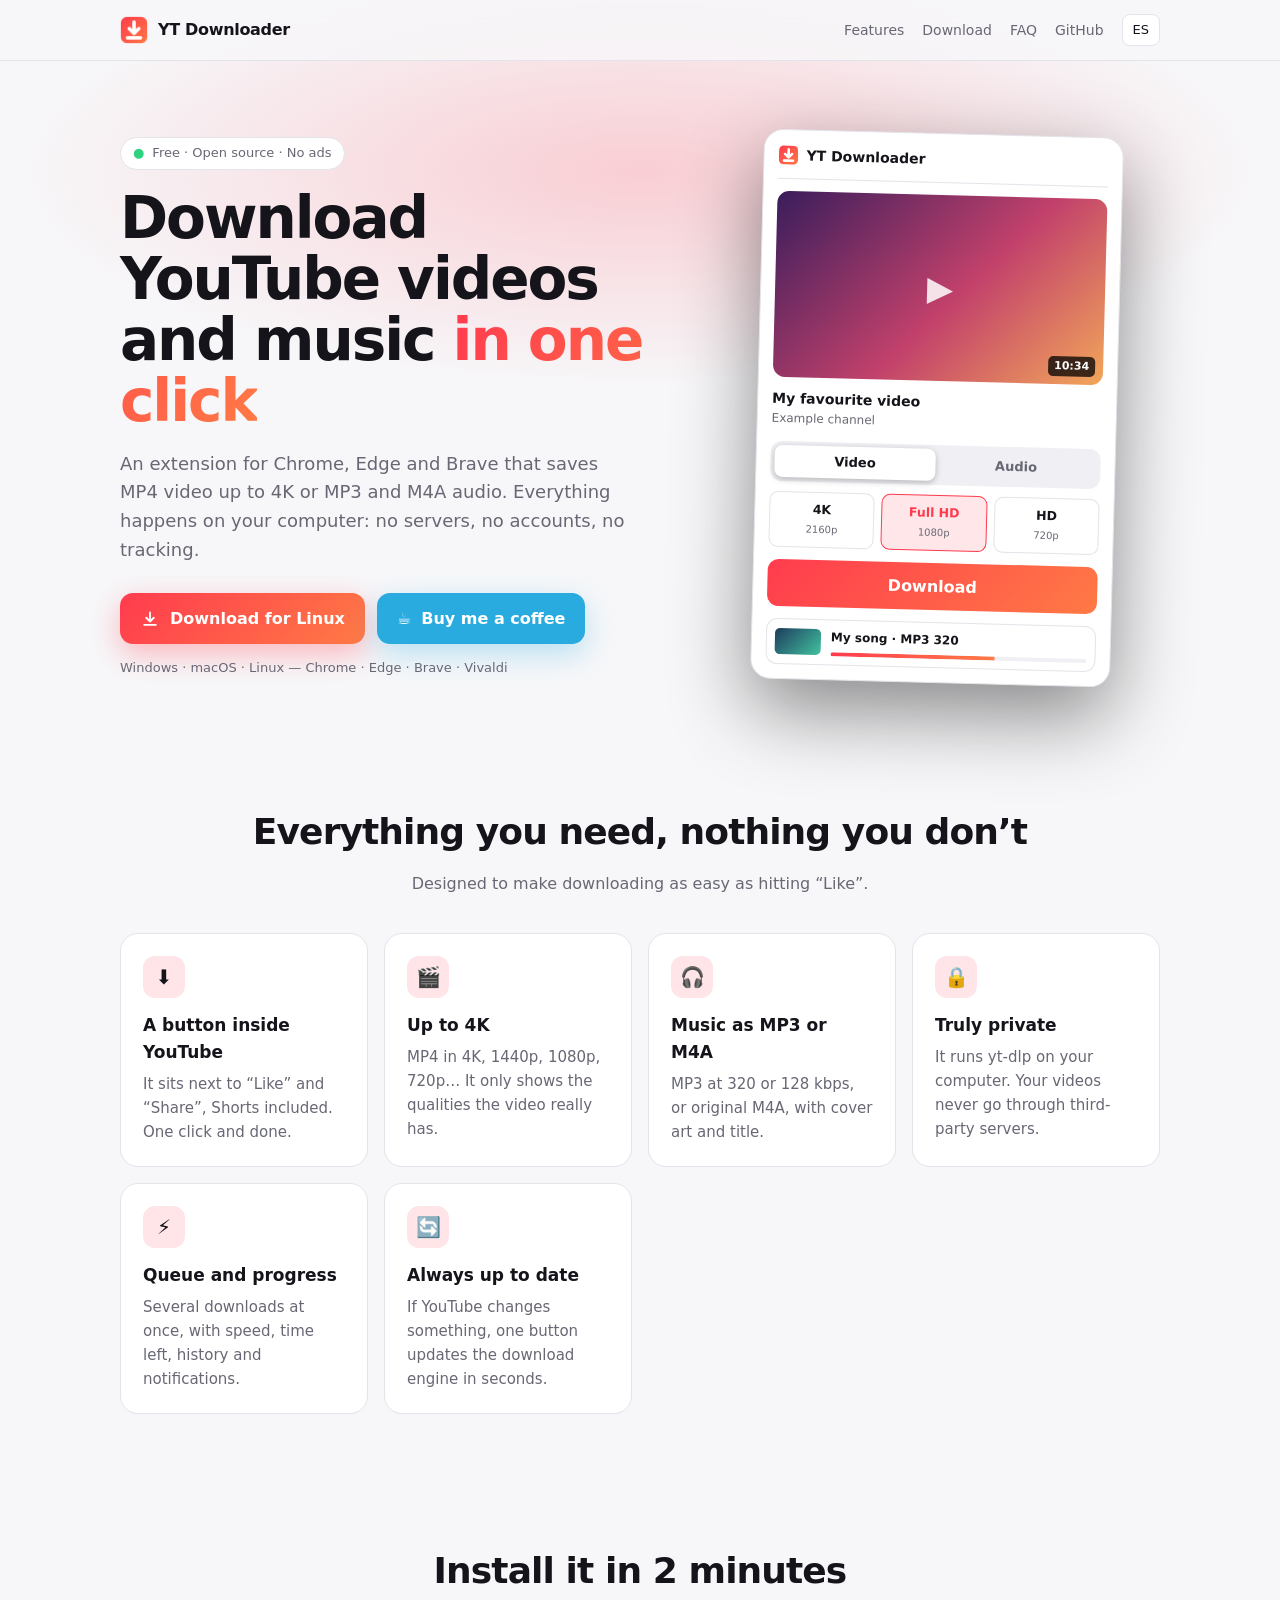
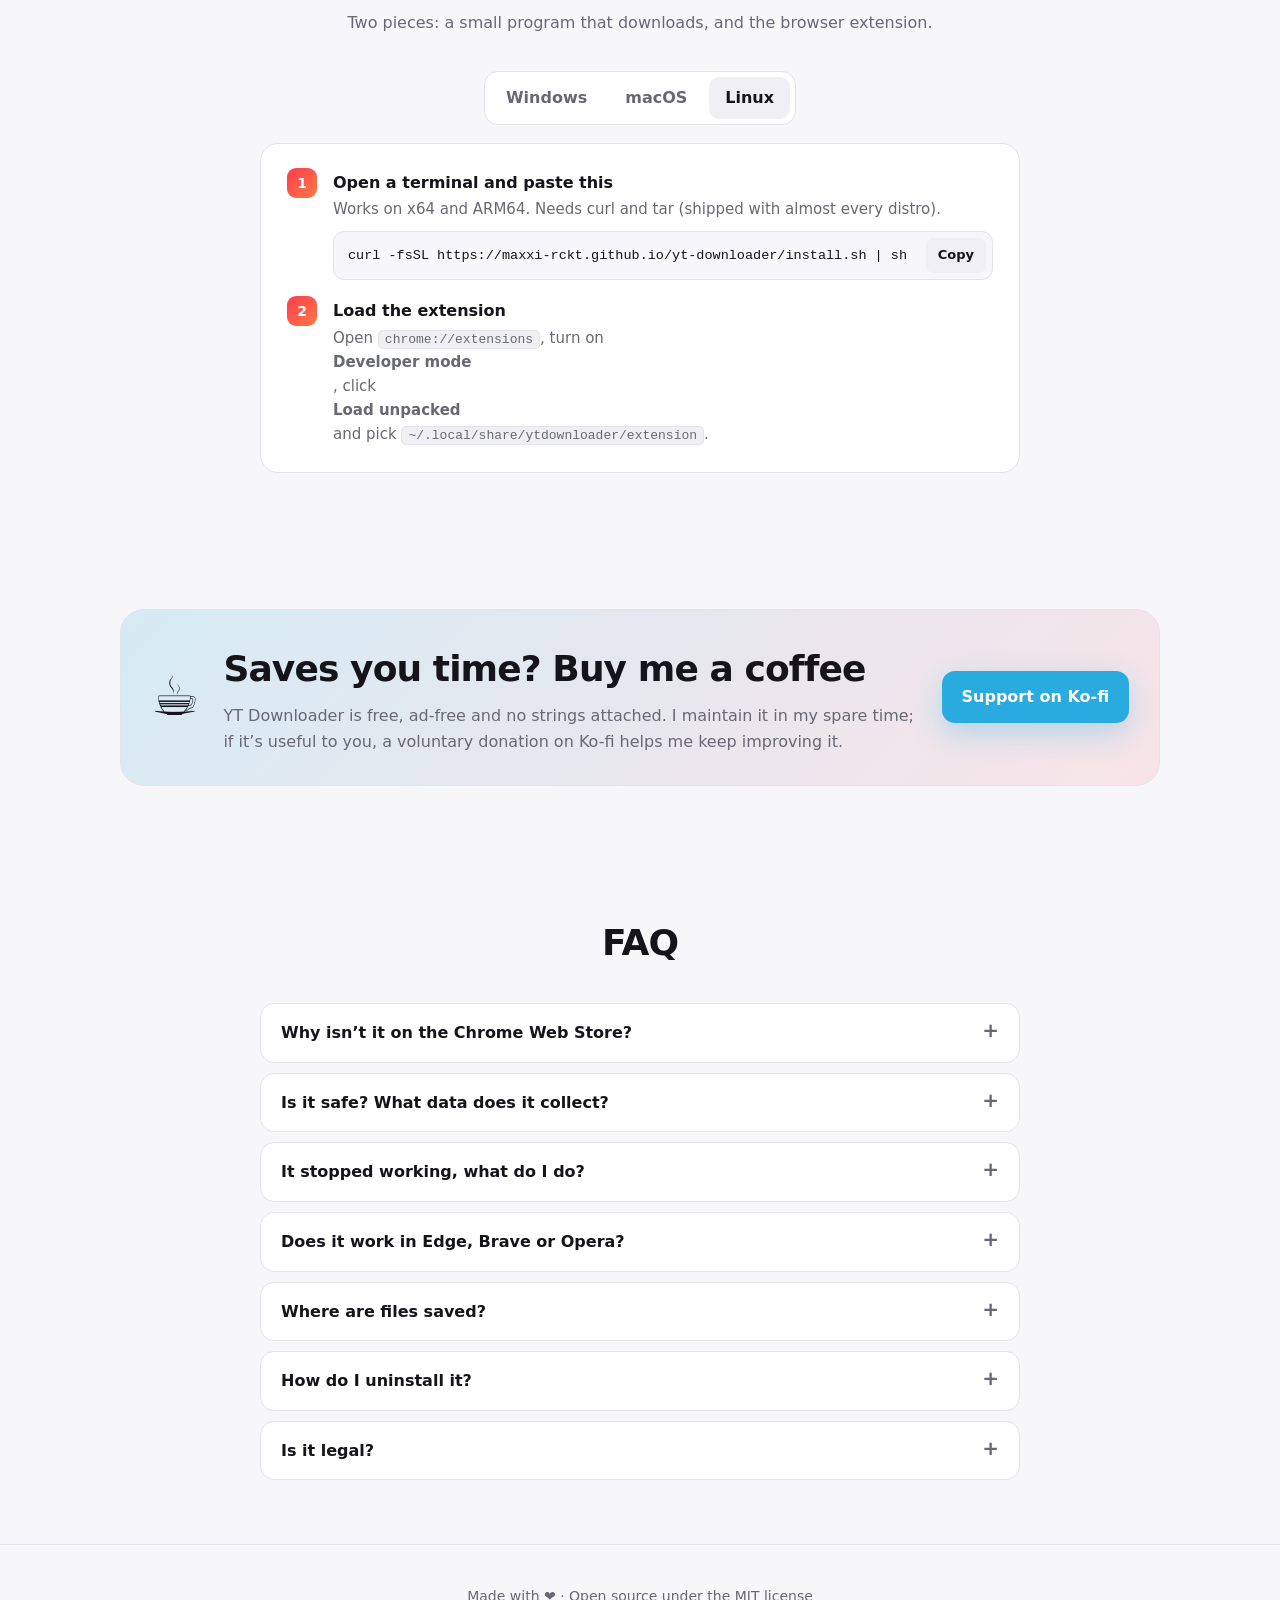
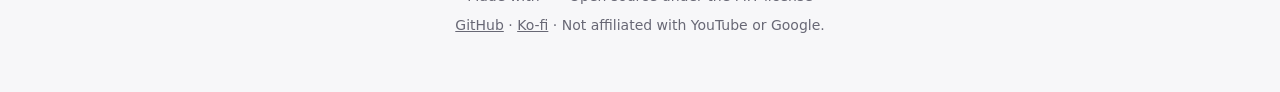
<file: docs/index.html>
<!doctype html>
<html lang="es">
<head>
  <meta charset="utf-8">
  <meta name="viewport" content="width=device-width, initial-scale=1">
  <title>YT Downloader</title>
  <meta name="description" content="Extensión gratuita para Chrome, Edge y Brave que descarga vídeo (MP4 hasta 4K) y audio (MP3/M4A) de YouTube. Windows, macOS y Linux.">
  <link rel="icon" href="icon.png">
  <meta property="og:title" content="YT Downloader">
  <meta property="og:description" content="Descarga vídeo y audio de YouTube en un clic. Gratis, sin anuncios, todo en tu ordenador.">
  <meta property="og:image" content="icon.png">
  <style>
    :root {
      --bg: #0d0d10; --surface: #17171c; --surface-2: #212128; --line: #2b2b34;
      --text: #f4f4f7; --muted: #9b9ba8; --accent: #ff3b4e; --accent-2: #ff7a45; --ok: #2fd27e; --kofi: #29abe0;
      --radius: 18px; color-scheme: dark;
    }
    @media (prefers-color-scheme: light) {
      :root:not([data-theme="dark"]) { --bg: #f7f7f9; --surface: #fff; --surface-2: #f0f0f4; --line: #e3e3ea; --text: #14141a; --muted: #686875; color-scheme: light; }
    }
    * { box-sizing: border-box; margin: 0; }
    html { scroll-behavior: smooth; }
    body { background: var(--bg); color: var(--text); font: 16px/1.6 Inter, "Segoe UI Variable Text", "Segoe UI", system-ui, -apple-system, sans-serif; -webkit-font-smoothing: antialiased; overflow-x: hidden; }
    a { color: inherit; }
    .wrap { max-width: 1080px; margin: 0 auto; padding: 0 20px; }
    [hidden] { display: none !important; }

    /* nav */
    nav { position: sticky; top: 0; z-index: 10; backdrop-filter: blur(12px); background: color-mix(in srgb, var(--bg) 80%, transparent); border-bottom: 1px solid var(--line); }
    nav .wrap { display: flex; align-items: center; justify-content: space-between; height: 60px; }
    .brand { display: flex; align-items: center; gap: 10px; font-weight: 800; letter-spacing: -.02em; text-decoration: none; }
    .brand img { width: 28px; height: 28px; }
    .nav-links { display: flex; align-items: center; gap: 18px; font-size: 14px; }
    .nav-links a { color: var(--muted); text-decoration: none; }
    .nav-links a:hover { color: var(--text); }
    .lang { padding: 5px 10px; border-radius: 8px; border: 1px solid var(--line); background: var(--surface); color: var(--text); font: inherit; font-size: 13px; cursor: pointer; }
    @media (max-width: 640px) { .nav-links a:not(.keep) { display: none; } }

    /* hero */
    .hero { position: relative; padding: 72px 0 56px; }
    .hero::before { content: ""; position: absolute; inset: -200px -20% auto; height: 620px; background: radial-gradient(closest-side, rgba(255, 59, 78, .22), transparent 70%); pointer-events: none; z-index: -1; }
    .hero .wrap { display: grid; grid-template-columns: 1.1fr .9fr; gap: 48px; align-items: center; }
    @media (max-width: 900px) { .hero .wrap { grid-template-columns: 1fr; } }
    .eyebrow { display: inline-flex; gap: 8px; align-items: center; padding: 5px 12px; border-radius: 99px; background: var(--surface); border: 1px solid var(--line); color: var(--muted); font-size: 13px; }
    .eyebrow b { color: var(--ok); }
    h1 { margin-top: 18px; font-size: clamp(36px, 6vw, 58px); line-height: 1.05; letter-spacing: -.035em; }
    h1 span { background: linear-gradient(120deg, var(--accent), var(--accent-2)); -webkit-background-clip: text; background-clip: text; color: transparent; }
    .sub { margin-top: 18px; font-size: 18px; color: var(--muted); max-width: 520px; }
    .cta { display: flex; flex-wrap: wrap; gap: 12px; margin-top: 28px; }
    .btn { display: inline-flex; align-items: center; gap: 10px; padding: 13px 20px; border-radius: 13px; border: 0; font: inherit; font-weight: 650; text-decoration: none; cursor: pointer; transition: transform .1s, filter .2s; }
    .btn:active { transform: scale(.98); }
    .btn.primary { color: #fff; background: linear-gradient(135deg, var(--accent), var(--accent-2)); box-shadow: 0 10px 30px rgba(255, 59, 78, .35); }
    .btn.primary:hover, .btn.kofi:hover { filter: brightness(1.08); }
    .btn.ghost { background: var(--surface); border: 1px solid var(--line); }
    .btn.kofi { color: #fff; background: var(--kofi); box-shadow: 0 10px 30px rgba(41, 171, 224, .3); }
    .btn svg { width: 20px; height: 20px; fill: none; stroke: currentColor; stroke-width: 2.2; stroke-linecap: round; stroke-linejoin: round; }
    .platforms { margin-top: 14px; font-size: 13px; color: var(--muted); }

    /* mock popup */
    .mock { justify-self: center; width: min(360px, 100%); padding: 14px; border-radius: 20px; background: var(--surface); border: 1px solid var(--line); box-shadow: 0 30px 80px rgba(0, 0, 0, .45); transform: rotate(1.5deg); }
    .mock-top { display: flex; align-items: center; gap: 8px; font-weight: 700; font-size: 14px; padding-bottom: 12px; border-bottom: 1px solid var(--line); }
    .mock-top img { width: 20px; }
    .mock-thumb { margin-top: 12px; aspect-ratio: 16/9; border-radius: 12px; position: relative; overflow: hidden; background: linear-gradient(135deg, #3a1d5c, #c2416b 55%, #f2a65a); }
    .mock-thumb::after { content: "▶"; position: absolute; inset: 0; display: grid; place-items: center; font-size: 34px; color: rgba(255, 255, 255, .85); }
    .mock-thumb span { position: absolute; right: 8px; bottom: 8px; z-index: 1; padding: 1px 6px; border-radius: 5px; background: rgba(0, 0, 0, .75); color: #fff; font-size: 11px; font-weight: 600; }
    .mock-title { margin-top: 10px; font-weight: 650; font-size: 14px; }
    .mock-ch { font-size: 12px; color: var(--muted); }
    .mock-seg { display: grid; grid-template-columns: 1fr 1fr; margin-top: 12px; padding: 4px; border-radius: 11px; background: var(--surface-2); font-size: 13px; font-weight: 600; text-align: center; }
    .mock-seg div { padding: 6px; border-radius: 8px; color: var(--muted); }
    .mock-seg .on { background: var(--surface); color: var(--text); box-shadow: 0 2px 6px rgba(0, 0, 0, .25); }
    .mock-chips { display: grid; grid-template-columns: repeat(3, 1fr); gap: 7px; margin-top: 10px; font-size: 12px; text-align: center; }
    .mock-chips div { padding: 7px 4px; border-radius: 9px; border: 1.5px solid var(--line); }
    .mock-chips b { display: block; font-size: 12.5px; }
    .mock-chips small { color: var(--muted); font-size: 10px; }
    .mock-chips .on { border-color: var(--accent); background: rgba(255, 59, 78, .12); }
    .mock-chips .on b { color: var(--accent); }
    .mock-btn { margin-top: 12px; padding: 11px; border-radius: 11px; text-align: center; color: #fff; font-weight: 700; background: linear-gradient(135deg, var(--accent), var(--accent-2)); }
    .mock-job { display: flex; gap: 10px; align-items: center; margin-top: 12px; padding: 8px; border-radius: 11px; border: 1px solid var(--line); font-size: 12px; }
    .mock-job i { flex: none; width: 46px; height: 26px; border-radius: 5px; background: linear-gradient(135deg, #1d3b5c, #41c2a0); }
    .mock-job div { flex: 1; }
    .mock-bar { height: 4px; margin-top: 5px; border-radius: 4px; background: var(--surface-2); overflow: hidden; }
    .mock-bar::after { content: ""; display: block; width: 64%; height: 100%; background: linear-gradient(90deg, var(--accent), var(--accent-2)); animation: grow 3s ease-in-out infinite alternate; }
    @keyframes grow { from { width: 18%; } to { width: 92%; } }

    /* sections */
    section.block { padding: 64px 0; }
    h2 { font-size: clamp(26px, 4vw, 36px); letter-spacing: -.025em; text-align: center; }
    .lead { margin: 10px auto 0; max-width: 620px; text-align: center; color: var(--muted); }
    .grid { display: grid; grid-template-columns: repeat(auto-fit, minmax(230px, 1fr)); gap: 16px; margin-top: 36px; }
    .card { padding: 22px; border-radius: var(--radius); background: var(--surface); border: 1px solid var(--line); }
    .card .ic { width: 42px; height: 42px; display: grid; place-items: center; border-radius: 12px; background: rgba(255, 59, 78, .13); font-size: 20px; }
    .card h3 { margin-top: 14px; font-size: 17px; }
    .card p { margin-top: 6px; color: var(--muted); font-size: 15px; }

    /* download */
    .dl { max-width: 760px; margin: 36px auto 0; }
    .tabs { display: flex; gap: 6px; padding: 5px; border-radius: 14px; background: var(--surface); border: 1px solid var(--line); width: fit-content; margin: 0 auto; }
    .tabs button { padding: 8px 16px; border: 0; border-radius: 10px; background: none; color: var(--muted); font: inherit; font-weight: 600; cursor: pointer; }
    .tabs button.on { background: var(--surface-2); color: var(--text); }
    .panel { margin-top: 18px; padding: 26px; border-radius: var(--radius); background: var(--surface); border: 1px solid var(--line); }
    .steps { list-style: none; padding: 0; counter-reset: s; display: grid; gap: 18px; }
    .steps li { position: relative; padding-left: 46px; }
    .steps li::before { counter-increment: s; content: counter(s); position: absolute; left: 0; top: -2px; width: 30px; height: 30px; display: grid; place-items: center; border-radius: 9px; background: linear-gradient(135deg, var(--accent), var(--accent-2)); color: #fff; font-weight: 800; font-size: 14px; }
    .steps b { display: block; }
    .steps p { color: var(--muted); font-size: 15px; margin-top: 2px; }
    .cmd { display: flex; align-items: center; gap: 8px; margin-top: 10px; padding: 6px 6px 6px 14px; border-radius: 11px; background: var(--bg); border: 1px solid var(--line); }
    .cmd code { flex: 1; overflow-x: auto; white-space: nowrap; font: 13.5px/1.5 ui-monospace, Consolas, monospace; }
    .cmd button { flex: none; padding: 7px 12px; border: 0; border-radius: 8px; background: var(--surface-2); color: var(--text); font: inherit; font-size: 13px; font-weight: 600; cursor: pointer; }
    .note { margin-top: 10px; padding: 10px 14px; border-radius: 11px; background: rgba(255, 180, 60, .1); border: 1px solid rgba(255, 180, 60, .3); font-size: 14px; }
    kbd { padding: 1px 6px; border-radius: 5px; border: 1px solid var(--line); background: var(--surface-2); font: 13px ui-monospace, Consolas, monospace; }

    /* kofi */
    .support { display: grid; grid-template-columns: auto 1fr auto; gap: 24px; align-items: center; margin-top: 8px; padding: 30px; border-radius: 24px; background: linear-gradient(135deg, rgba(41, 171, 224, .16), rgba(255, 59, 78, .1)); border: 1px solid var(--line); }
    .support .cup { font-size: 54px; }
    .support h2 { text-align: left; }
    .support p { color: var(--muted); margin-top: 6px; }
    @media (max-width: 700px) { .support { grid-template-columns: 1fr; text-align: center; } .support h2 { text-align: center; } }

    /* faq */
    .faq { max-width: 760px; margin: 32px auto 0; display: grid; gap: 10px; }
    details { padding: 16px 20px; border-radius: 14px; background: var(--surface); border: 1px solid var(--line); }
    summary { font-weight: 650; cursor: pointer; list-style: none; display: flex; justify-content: space-between; gap: 12px; }
    summary::after { content: "+"; color: var(--muted); font-size: 20px; line-height: 1; }
    details[open] summary::after { content: "–"; }
    details p { margin-top: 10px; color: var(--muted); }

    footer { padding: 40px 0 56px; border-top: 1px solid var(--line); color: var(--muted); font-size: 14px; text-align: center; }
    footer p + p { margin-top: 6px; }
  </style>
</head>
<body>
  <nav>
    <div class="wrap">
      <a class="brand" href="#"><img src="icon.png" alt="">YT Downloader</a>
      <div class="nav-links">
        <a href="#funciones" data-i18n="nav.features">Funciones</a>
        <a href="#descargar" data-i18n="nav.download">Descargar</a>
        <a href="#faq">FAQ</a>
        <a class="keep" href="https://github.com/maxxi-rckt/yt-downloader" target="_blank">GitHub</a>
        <button class="lang" id="lang">EN</button>
      </div>
    </div>
  </nav>

  <header class="hero">
    <div class="wrap">
      <div>
        <span class="eyebrow"><b>●</b> <span data-i18n="hero.badge">Gratis · Código abierto · Sin anuncios</span></span>
        <h1 data-i18n-html="hero.title">Descarga vídeos y música de YouTube <span>en un clic</span></h1>
        <p class="sub" data-i18n="hero.sub">Una extensión para Chrome, Edge y Brave que guarda vídeo en MP4 hasta 4K o audio en MP3 y M4A. Todo ocurre en tu ordenador: sin servidores, sin cuentas y sin rastreo.</p>
        <div class="cta">
          <a class="btn primary" id="hero-dl" href="#descargar">
            <svg viewBox="0 0 24 24"><path d="M12 4v11m0 0-4.5-4.5M12 15l4.5-4.5M5 19h14"/></svg>
            <span id="hero-dl-label" data-i18n="hero.cta">Descargar gratis</span>
          </a>
          <a class="btn kofi" href="https://ko-fi.com/maxxirckt" target="_blank">☕ <span data-i18n="hero.kofi">Invítame a un café</span></a>
        </div>
        <p class="platforms">Windows · macOS · Linux — Chrome · Edge · Brave · Vivaldi</p>
      </div>

      <div class="mock" aria-hidden="true">
        <div class="mock-top"><img src="icon.png" alt="">YT Downloader</div>
        <div class="mock-thumb"><span>10:34</span></div>
        <div class="mock-title" data-i18n="mock.title">Mi vídeo favorito</div>
        <div class="mock-ch" data-i18n="mock.ch">Canal de ejemplo</div>
        <div class="mock-seg"><div class="on" data-i18n="mock.video">Vídeo</div><div>Audio</div></div>
        <div class="mock-chips">
          <div><b>4K</b><small>2160p</small></div>
          <div class="on"><b>Full HD</b><small>1080p</small></div>
          <div><b>HD</b><small>720p</small></div>
        </div>
        <div class="mock-btn" data-i18n="mock.btn">Descargar</div>
        <div class="mock-job"><i></i><div><b data-i18n="mock.job">Mi canción · MP3 320</b><div class="mock-bar"></div></div></div>
      </div>
    </div>
  </header>

  <section class="block" id="funciones">
    <div class="wrap">
      <h2 data-i18n="feat.title">Todo lo que necesitas, nada que sobre</h2>
      <p class="lead" data-i18n="feat.lead">Pensada para que descargar sea tan fácil como darle a «Me gusta».</p>
      <div class="grid">
        <div class="card"><div class="ic">⬇️</div><h3 data-i18n="f1.t">Botón dentro de YouTube</h3><p data-i18n="f1.p">Aparece junto a «Me gusta» y «Compartir», también en los Shorts. Un clic y listo.</p></div>
        <div class="card"><div class="ic">🎬</div><h3 data-i18n="f2.t">Hasta 4K</h3><p data-i18n="f2.p">MP4 en 4K, 1440p, 1080p, 720p… Solo te muestra las calidades que el vídeo tiene de verdad.</p></div>
        <div class="card"><div class="ic">🎧</div><h3 data-i18n="f3.t">Música en MP3 o M4A</h3><p data-i18n="f3.p">MP3 a 320 o 128 kbps, o M4A original, con carátula y título incluidos.</p></div>
        <div class="card"><div class="ic">🔒</div><h3 data-i18n="f4.t">Privada de verdad</h3><p data-i18n="f4.p">Usa yt-dlp en tu ordenador. Tus vídeos nunca pasan por servidores de terceros.</p></div>
        <div class="card"><div class="ic">⚡</div><h3 data-i18n="f5.t">Cola y progreso</h3><p data-i18n="f5.p">Varias descargas a la vez, con velocidad, tiempo restante, historial y notificaciones.</p></div>
        <div class="card"><div class="ic">🔄</div><h3 data-i18n="f6.t">Siempre al día</h3><p data-i18n="f6.p">Si YouTube cambia algo, un botón actualiza el motor de descarga en segundos.</p></div>
      </div>
    </div>
  </section>

  <section class="block" id="descargar">
    <div class="wrap">
      <h2 data-i18n="dl.title">Instálala en 2 minutos</h2>
      <p class="lead" data-i18n="dl.lead">Dos piezas: un pequeño programa que descarga y la extensión del navegador.</p>
      <div class="dl">
        <div class="tabs" role="tablist">
          <button data-os="win">Windows</button>
          <button data-os="mac">macOS</button>
          <button data-os="linux">Linux</button>
        </div>

        <div class="panel" data-panel="win">
          <ol class="steps">
            <li>
              <b data-i18n="w1.t">Descarga y descomprime</b>
              <p data-i18n="w1.p">Descomprime el ZIP en cualquier carpeta (por ejemplo, Descargas).</p>
              <a class="btn primary" style="margin-top:12px" href="https://github.com/maxxi-rckt/yt-downloader/releases/latest/download/YTDownloader-windows-x64.zip">
                <svg viewBox="0 0 24 24"><path d="M12 4v11m0 0-4.5-4.5M12 15l4.5-4.5M5 19h14"/></svg>
                <span data-i18n="w1.btn">Descargar para Windows</span>
              </a>
            </li>
            <li>
              <b data-i18n="w2.t">Abre YTDownloader.exe</b>
              <p data-i18n="w2.p">Descarga los componentes (yt-dlp, ffmpeg) y lo prepara todo. Tarda un minuto.</p>
              <div class="note" data-i18n-html="w2.note">Si aparece «Windows protegió tu PC», pulsa <b>Más información → Ejecutar de todos modos</b>. Sale porque el programa es nuevo y no está firmado; el código es público en GitHub.</div>
            </li>
            <li>
              <b data-i18n="s3.t">Carga la extensión</b>
              <p data-i18n-html="s3.p">Abre <kbd>chrome://extensions</kbd>, activa <b>Modo de desarrollador</b>, pulsa <b>Cargar descomprimida</b> y elige la carpeta que el instalador te abre.</p>
            </li>
          </ol>
        </div>

        <div class="panel" data-panel="mac" hidden>
          <ol class="steps">
            <li>
              <b data-i18n="m1.t">Abre la Terminal y pega esto</b>
              <p data-i18n="m1.p">Descarga el programa para tu Mac (Apple Silicon o Intel) y lo instala.</p>
              <div class="cmd"><code>curl -fsSL https://maxxi-rckt.github.io/yt-downloader/install.sh | sh</code><button class="copy" data-i18n="copy">Copiar</button></div>
            </li>
            <li>
              <b data-i18n="s3.t">Carga la extensión</b>
              <p data-i18n-html="m3.p">Abre <kbd>chrome://extensions</kbd>, activa <b>Modo de desarrollador</b>, pulsa <b>Cargar descomprimida</b> y elige <kbd>~/Library/Application Support/YTDownloader/extension</kbd> (pulsa <kbd>⌘⇧G</kbd> para pegar la ruta).</p>
            </li>
          </ol>
        </div>

        <div class="panel" data-panel="linux" hidden>
          <ol class="steps">
            <li>
              <b data-i18n="l1.t">Abre un terminal y pega esto</b>
              <p data-i18n="l1.p">Funciona en x64 y ARM64. Necesita curl y tar (vienen en casi todas las distribuciones).</p>
              <div class="cmd"><code>curl -fsSL https://maxxi-rckt.github.io/yt-downloader/install.sh | sh</code><button class="copy" data-i18n="copy">Copiar</button></div>
            </li>
            <li>
              <b data-i18n="s3.t">Carga la extensión</b>
              <p data-i18n-html="l3.p">Abre <kbd>chrome://extensions</kbd>, activa <b>Modo de desarrollador</b>, pulsa <b>Cargar descomprimida</b> y elige <kbd>~/.local/share/ytdownloader/extension</kbd>.</p>
            </li>
          </ol>
        </div>
      </div>
    </div>
  </section>

  <section class="block">
    <div class="wrap">
      <div class="support">
        <div class="cup">☕</div>
        <div>
          <h2 data-i18n="k.t">¿Te ahorra tiempo? Invítame a un café</h2>
          <p data-i18n="k.p">YT Downloader es gratis, sin anuncios y sin letra pequeña. Lo mantengo en mis ratos libres; si te resulta útil, una donación voluntaria en Ko-fi me ayuda a seguir mejorándolo.</p>
        </div>
        <a class="btn kofi" href="https://ko-fi.com/maxxirckt" target="_blank" data-i18n="k.btn">Apoyar en Ko-fi</a>
      </div>
    </div>
  </section>

  <section class="block" id="faq">
    <div class="wrap">
      <h2 data-i18n="faq.title">Preguntas frecuentes</h2>
      <div class="faq">
        <details><summary data-i18n="q1">¿Por qué no está en la Chrome Web Store?</summary><p data-i18n="a1">Google no permite extensiones que descarguen de YouTube en su tienda. Por eso se instala manualmente; es igual de segura y el código es público.</p></details>
        <details><summary data-i18n="q2">¿Es seguro? ¿Qué datos recoge?</summary><p data-i18n="a2">No recoge nada. No hay servidores, cuentas ni analíticas: la extensión habla solo con el programa local, que usa yt-dlp y ffmpeg, dos herramientas libres muy conocidas. Puedes revisar todo el código en GitHub.</p></details>
        <details><summary data-i18n="q3">Ha dejado de funcionar, ¿qué hago?</summary><p data-i18n="a3">YouTube cambia a menudo. Abre la extensión → Ajustes → «Actualizar yt-dlp». Si sigue fallando, vuelve a ejecutar el instalador o abre una incidencia en GitHub.</p></details>
        <details><summary data-i18n="q4">¿Funciona en Edge, Brave u Opera?</summary><p data-i18n="a4">Sí en Chrome, Edge, Brave, Vivaldi y Chromium. Firefox y Safari no están soportados por ahora.</p></details>
        <details><summary data-i18n="q5">¿Dónde se guardan los archivos?</summary><p data-i18n="a5">En Descargas/YouTube. Puedes cambiar la carpeta en los ajustes de la extensión.</p></details>
        <details><summary data-i18n="q6">¿Cómo la desinstalo?</summary><p data-i18n-html="a6">Quita la extensión en <kbd>chrome://extensions</kbd> y ejecuta <kbd>YTDownloader.exe uninstall</kbd> (Windows) o <kbd>~/.local/share/ytdownloader/ytdownloader uninstall</kbd> (Linux) / <kbd>"~/Library/Application Support/YTDownloader/ytdownloader" uninstall</kbd> (macOS).</p></details>
        <details><summary data-i18n="q7">¿Es legal?</summary><p data-i18n="a7">La herramienta es legal; lo que importa es el uso. Descarga solo contenido propio, con licencia libre (Creative Commons) o con permiso del autor, y respeta las condiciones de YouTube.</p></details>
      </div>
    </div>
  </section>

  <footer>
    <div class="wrap">
      <p data-i18n="foot.1">Hecho con ❤️ · Código abierto bajo licencia MIT</p>
      <p><a href="https://github.com/maxxi-rckt/yt-downloader" target="_blank">GitHub</a> · <a href="https://ko-fi.com/maxxirckt" target="_blank">Ko-fi</a> · <span data-i18n="foot.2">No afiliado a YouTube ni a Google.</span></p>
    </div>
  </footer>

  <script>
    const EN = {
      'nav.features': 'Features', 'nav.download': 'Download',
      'hero.badge': 'Free · Open source · No ads',
      'hero.title': 'Download YouTube videos and music <span>in one click</span>',
      'hero.sub': 'An extension for Chrome, Edge and Brave that saves MP4 video up to 4K or MP3 and M4A audio. Everything happens on your computer: no servers, no accounts, no tracking.',
      'hero.cta': 'Download for free', 'hero.kofi': 'Buy me a coffee',
      'mock.title': 'My favourite video', 'mock.ch': 'Example channel', 'mock.video': 'Video', 'mock.btn': 'Download', 'mock.job': 'My song · MP3 320',
      'feat.title': 'Everything you need, nothing you don’t', 'feat.lead': 'Designed to make downloading as easy as hitting “Like”.',
      'f1.t': 'A button inside YouTube', 'f1.p': 'It sits next to “Like” and “Share”, Shorts included. One click and done.',
      'f2.t': 'Up to 4K', 'f2.p': 'MP4 in 4K, 1440p, 1080p, 720p… It only shows the qualities the video really has.',
      'f3.t': 'Music as MP3 or M4A', 'f3.p': 'MP3 at 320 or 128 kbps, or original M4A, with cover art and title.',
      'f4.t': 'Truly private', 'f4.p': 'It runs yt-dlp on your computer. Your videos never go through third-party servers.',
      'f5.t': 'Queue and progress', 'f5.p': 'Several downloads at once, with speed, time left, history and notifications.',
      'f6.t': 'Always up to date', 'f6.p': 'If YouTube changes something, one button updates the download engine in seconds.',
      'dl.title': 'Install it in 2 minutes', 'dl.lead': 'Two pieces: a small program that downloads, and the browser extension.',
      'w1.t': 'Download and unzip', 'w1.p': 'Unzip it into any folder (for example, Downloads).', 'w1.btn': 'Download for Windows',
      'w2.t': 'Open YTDownloader.exe', 'w2.p': 'It fetches the components (yt-dlp, ffmpeg) and sets everything up. It takes a minute.',
      'w2.note': 'If you see “Windows protected your PC”, click <b>More info → Run anyway</b>. It shows up because the program is new and unsigned; the code is public on GitHub.',
      's3.t': 'Load the extension',
      's3.p': 'Open <kbd>chrome://extensions</kbd>, turn on <b>Developer mode</b>, click <b>Load unpacked</b> and pick the folder the installer opens.',
      'm1.t': 'Open Terminal and paste this', 'm1.p': 'It downloads the program for your Mac (Apple Silicon or Intel) and installs it.',
      'm3.p': 'Open <kbd>chrome://extensions</kbd>, turn on <b>Developer mode</b>, click <b>Load unpacked</b> and pick <kbd>~/Library/Application Support/YTDownloader/extension</kbd> (press <kbd>⌘⇧G</kbd> to paste the path).',
      'l1.t': 'Open a terminal and paste this', 'l1.p': 'Works on x64 and ARM64. Needs curl and tar (shipped with almost every distro).',
      'l3.p': 'Open <kbd>chrome://extensions</kbd>, turn on <b>Developer mode</b>, click <b>Load unpacked</b> and pick <kbd>~/.local/share/ytdownloader/extension</kbd>.',
      'copy': 'Copy',
      'k.t': 'Saves you time? Buy me a coffee', 'k.p': 'YT Downloader is free, ad-free and no strings attached. I maintain it in my spare time; if it’s useful to you, a voluntary donation on Ko-fi helps me keep improving it.', 'k.btn': 'Support on Ko-fi',
      'faq.title': 'FAQ',
      'q1': 'Why isn’t it on the Chrome Web Store?', 'a1': 'Google doesn’t allow extensions that download from YouTube in its store. That’s why it’s installed manually; it’s just as safe and the code is public.',
      'q2': 'Is it safe? What data does it collect?', 'a2': 'None. There are no servers, accounts or analytics: the extension only talks to the local program, which uses yt-dlp and ffmpeg, two well-known free tools. You can review all the code on GitHub.',
      'q3': 'It stopped working, what do I do?', 'a3': 'YouTube changes often. Open the extension → Settings → “Update yt-dlp”. If it still fails, run the installer again or open an issue on GitHub.',
      'q4': 'Does it work in Edge, Brave or Opera?', 'a4': 'Yes in Chrome, Edge, Brave, Vivaldi and Chromium. Firefox and Safari aren’t supported for now.',
      'q5': 'Where are files saved?', 'a5': 'In Downloads/YouTube. You can change the folder in the extension settings.',
      'q6': 'How do I uninstall it?', 'a6': 'Remove the extension in <kbd>chrome://extensions</kbd> and run <kbd>YTDownloader.exe uninstall</kbd> (Windows) or <kbd>~/.local/share/ytdownloader/ytdownloader uninstall</kbd> (Linux) / <kbd>"~/Library/Application Support/YTDownloader/ytdownloader" uninstall</kbd> (macOS).',
      'q7': 'Is it legal?', 'a7': 'The tool is legal; what matters is how you use it. Only download your own content, freely licensed (Creative Commons) content, or content you have permission for, and respect YouTube’s terms.',
      'foot.1': 'Made with ❤️ · Open source under the MIT license', 'foot.2': 'Not affiliated with YouTube or Google.',
    };

    // ---- language ----
    const ES = {};
    document.querySelectorAll('[data-i18n]').forEach((el) => (ES[el.dataset.i18n] = el.textContent));
    document.querySelectorAll('[data-i18n-html]').forEach((el) => (ES[el.dataset.i18nHtml] = el.innerHTML));
    function setLang(lang) {
      const dict = lang === 'en' ? EN : ES;
      document.documentElement.lang = lang;
      document.querySelectorAll('[data-i18n]').forEach((el) => (el.textContent = dict[el.dataset.i18n] ?? ES[el.dataset.i18n]));
      document.querySelectorAll('[data-i18n-html]').forEach((el) => (el.innerHTML = dict[el.dataset.i18nHtml] ?? ES[el.dataset.i18nHtml]));
      document.getElementById('lang').textContent = lang === 'en' ? 'ES' : 'EN';
      try { localStorage.setItem('lang', lang); } catch {}
      updateHeroLabel();
    }
    document.getElementById('lang').onclick = () => setLang(document.documentElement.lang === 'en' ? 'es' : 'en');

    // ---- OS detection / tabs ----
    const ua = (navigator.userAgentData?.platform || navigator.platform || navigator.userAgent).toLowerCase();
    const detected = ua.includes('win') ? 'win' : ua.includes('mac') ? 'mac' : ua.includes('linux') || ua.includes('x11') ? 'linux' : 'win';
    function showOS(os) {
      document.querySelectorAll('.tabs button').forEach((b) => b.classList.toggle('on', b.dataset.os === os));
      document.querySelectorAll('[data-panel]').forEach((p) => (p.hidden = p.dataset.panel !== os));
    }
    document.querySelectorAll('.tabs button').forEach((b) => (b.onclick = () => showOS(b.dataset.os)));
    showOS(detected);

    function updateHeroLabel() {
      const en = document.documentElement.lang === 'en';
      const name = { win: 'Windows', mac: 'macOS', linux: 'Linux' }[detected];
      document.getElementById('hero-dl-label').textContent = (en ? 'Download for ' : 'Descargar para ') + name;
    }

    document.querySelectorAll('.copy').forEach((b) => (b.onclick = () => {
      navigator.clipboard.writeText(b.previousElementSibling.textContent).then(() => {
        const t = b.textContent;
        b.textContent = '✓';
        setTimeout(() => (b.textContent = t), 1500);
      });
    }));

    let saved = null;
    try { saved = localStorage.getItem('lang'); } catch {}
    setLang(saved || ((navigator.language || 'es').startsWith('es') ? 'es' : 'en'));
  </script>
</body>
</html>
</file>
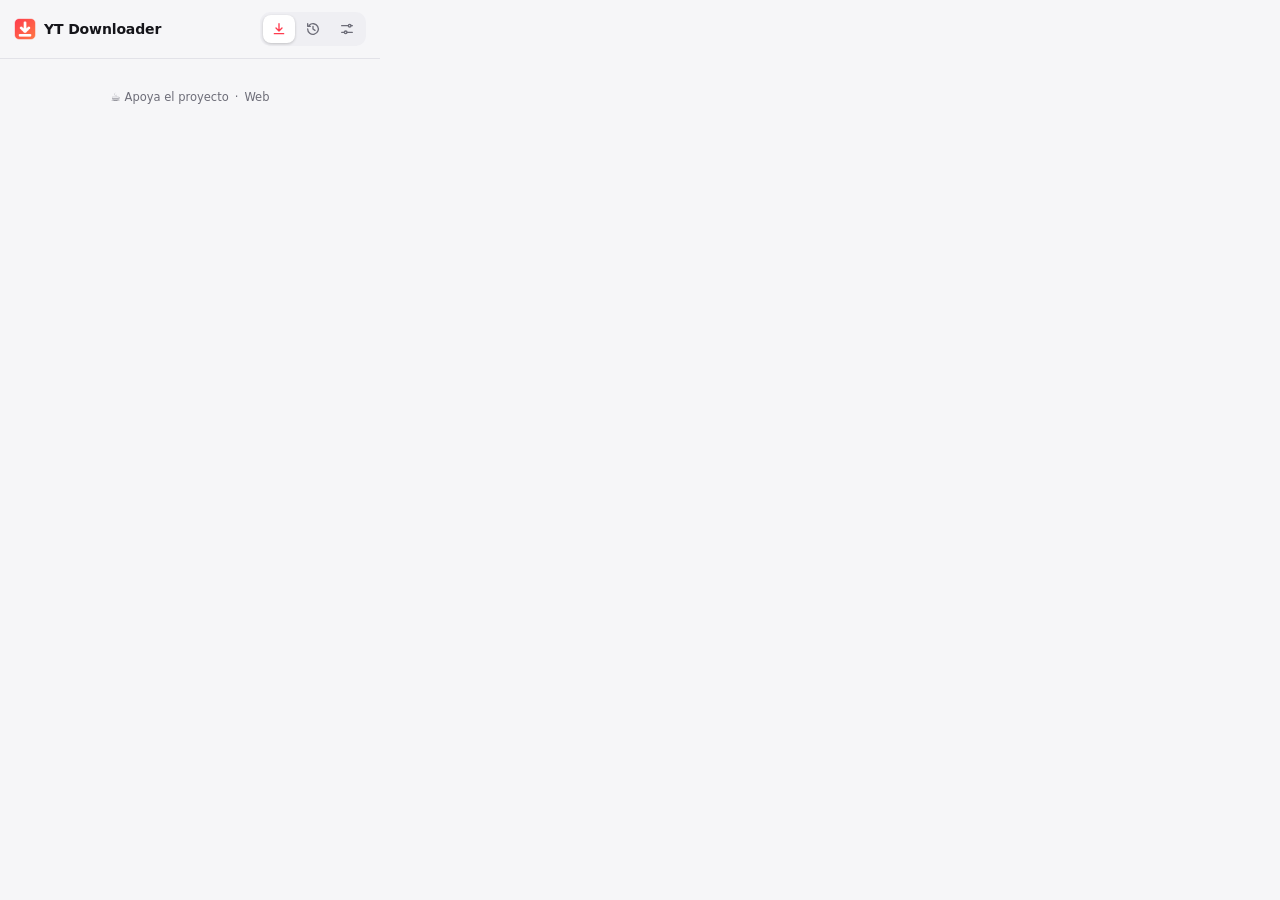
<file: extension/popup.html>
<!doctype html>
<html lang="es">
<head>
  <meta charset="utf-8">
  <title>YT Downloader</title>
  <link rel="stylesheet" href="popup.css">
</head>
<body>
  <header class="top">
    <div class="brand">
      <img src="icons/32.png" alt="" width="22" height="22">
      <span>YT Downloader</span>
    </div>
    <nav class="tabs" role="tablist">
      <button class="tab active" data-view="main" role="tab" title="Descargar">
        <svg viewBox="0 0 24 24"><path d="M12 4v11m0 0-4.5-4.5M12 15l4.5-4.5M5 19h14"/></svg>
      </button>
      <button class="tab" data-view="history" role="tab" title="Historial">
        <svg viewBox="0 0 24 24"><path d="M4 12a8 8 0 1 0 2.4-5.7M4 4v4h4M12 8v4l3 2"/></svg>
      </button>
      <button class="tab" data-view="settings" role="tab" title="Ajustes">
        <svg viewBox="0 0 24 24"><path d="M4 7h10M18 7h2M4 17h4M12 17h8"/><circle cx="16" cy="7" r="2"/><circle cx="10" cy="17" r="2"/></svg>
      </button>
    </nav>
  </header>

  <!-- ===== Descargar ===== -->
  <main id="view-main" class="view active">
    <section id="helper-missing" class="notice" hidden>
      <div class="notice-icon">!</div>
      <div>
        <strong>Falta el helper local</strong>
        <p>La extensión descarga con <b>yt-dlp</b> en tu ordenador. Instálalo una vez:</p>
        <p id="install-win" hidden>Descarga <b>YTDownloader.exe</b> y ábrelo con doble clic.</p>
        <p id="install-unix" hidden>Pega esto en la Terminal:</p>
        <code id="install-cmd" hidden></code>
        <div class="row">
          <a class="btn primary small" id="install-link" target="_blank">Ir a la descarga</a>
          <button class="btn ghost small" id="copy-cmd" hidden>Copiar comando</button>
          <button class="btn ghost small" id="retry">Reintentar</button>
        </div>
        <p class="muted small" id="helper-error"></p>
      </div>
    </section>

    <section id="empty" class="empty" hidden>
      <div class="empty-art">
        <svg viewBox="0 0 48 48"><rect x="5" y="10" width="38" height="28" rx="8"/><path d="m21 18 9 6-9 6z"/></svg>
      </div>
      <h2>Abre un vídeo de YouTube</h2>
      <p class="muted">o pega aquí un enlace</p>
      <form id="url-form" class="url-form">
        <input id="url-input" type="url" placeholder="https://youtube.com/watch?v=…" autocomplete="off" spellcheck="false">
        <button class="btn primary small" type="submit">Buscar</button>
      </form>
    </section>

    <section id="picker" hidden>
      <article class="video-card">
        <div class="thumb">
          <img id="thumb" alt="">
          <span id="duration" class="duration" hidden></span>
        </div>
        <div class="meta">
          <h1 id="title" class="title"></h1>
          <p id="channel" class="channel muted"></p>
        </div>
      </article>

      <div class="segmented" id="kind" role="radiogroup">
        <span class="seg-thumb"></span>
        <button data-kind="video" class="seg active" role="radio">
          <svg viewBox="0 0 24 24"><rect x="3" y="6" width="13" height="12" rx="3"/><path d="m16 10 5-3v10l-5-3"/></svg>Vídeo
        </button>
        <button data-kind="audio" class="seg" role="radio">
          <svg viewBox="0 0 24 24"><path d="M9 18V6l11-2v12"/><circle cx="6" cy="18" r="3"/><circle cx="17" cy="16" r="3"/></svg>Audio
        </button>
      </div>

      <div class="chips" id="chips"></div>

      <button id="download" class="btn primary big">
        <svg viewBox="0 0 24 24"><path d="M12 4v11m0 0-4.5-4.5M12 15l4.5-4.5M5 19h14"/></svg>
        <span id="download-label">Descargar</span>
      </button>
      <p id="picker-error" class="error small" hidden></p>
    </section>

    <section id="jobs-section" hidden>
      <h3 class="section-title">En curso</h3>
      <ul id="jobs" class="jobs"></ul>
    </section>

    <section id="kofi-card" class="kofi-card" hidden>
      <button class="icon-btn close" id="kofi-dismiss" title="Cerrar">
        <svg viewBox="0 0 24 24"><path d="M6 6l12 12M18 6 6 18"/></svg>
      </button>
      <div class="kofi-cup">☕</div>
      <div>
        <strong>¿Te está siendo útil?</strong>
        <p class="muted small">YT Downloader es gratis y sin anuncios. Si te ahorra tiempo, puedes invitarme a un café.</p>
        <a class="btn kofi small kofi-link" target="_blank">Apoyar en Ko-fi</a>
      </div>
    </section>

    <footer class="foot">
      <a class="kofi-link" target="_blank">☕ Apoya el proyecto</a>
      <span>·</span>
      <a id="site-link" target="_blank">Web</a>
    </footer>
  </main>

  <!-- ===== Historial ===== -->
  <main id="view-history" class="view">
    <div class="section-head">
      <h3 class="section-title">Últimas descargas</h3>
      <button class="btn ghost small" id="open-folder">Abrir carpeta</button>
    </div>
    <ul id="history" class="jobs"></ul>
    <p id="history-empty" class="muted center pad">Todavía no has descargado nada.</p>
    <button class="btn link small center-block" id="clear-history" hidden>Borrar historial</button>
  </main>

  <!-- ===== Ajustes ===== -->
  <main id="view-settings" class="view">
    <div class="field">
      <label>Carpeta de descargas</label>
      <div class="folder">
        <input id="out-dir" class="path" type="text" spellcheck="false" placeholder="Descargas/YouTube">
        <button class="btn ghost small" id="pick-folder">Elegir…</button>
      </div>
    </div>
    <div class="field">
      <label for="def-kind">Al pulsar el botón en YouTube</label>
      <select id="def-kind">
        <option value="video">Descargar vídeo</option>
        <option value="audio">Descargar audio</option>
      </select>
    </div>
    <div class="field two">
      <div>
        <label for="def-quality">Calidad de vídeo</label>
        <select id="def-quality">
          <option value="2160">4K (2160p)</option>
          <option value="1440">1440p</option>
          <option value="1080">1080p</option>
          <option value="720">720p</option>
          <option value="480">480p</option>
          <option value="360">360p</option>
        </select>
      </div>
      <div>
        <label for="def-audio">Formato de audio</label>
        <select id="def-audio">
          <option value="mp3-320">MP3 · 320 kbps</option>
          <option value="mp3-128">MP3 · 128 kbps</option>
          <option value="m4a">M4A · original</option>
        </select>
      </div>
    </div>
    <label class="switch-row">
      <span>Mostrar botón en YouTube</span>
      <input type="checkbox" id="show-button"><i class="switch"></i>
    </label>
    <label class="switch-row">
      <span>Notificar al terminar</span>
      <input type="checkbox" id="notify"><i class="switch"></i>
    </label>
    <div class="about">
      <div>
        <strong>Motor</strong>
        <p class="muted small" id="engine">Comprobando…</p>
      </div>
      <button class="btn ghost small" id="update">Actualizar yt-dlp</button>
    </div>
    <div class="support">
      <div>
        <strong>Apoya YT Downloader</strong>
        <p class="muted small">Gratis, sin anuncios y sin rastreo. Las donaciones lo mantienen vivo.</p>
      </div>
      <a class="btn kofi small kofi-link" target="_blank">☕ Invítame a un café</a>
    </div>
    <p class="muted tiny">Descarga solo contenido propio o con permiso del autor.</p>
  </main>

  <div id="toast" class="toast" hidden></div>
  <script src="config.js"></script>
  <script src="popup.js"></script>
</body>
</html>
</file>
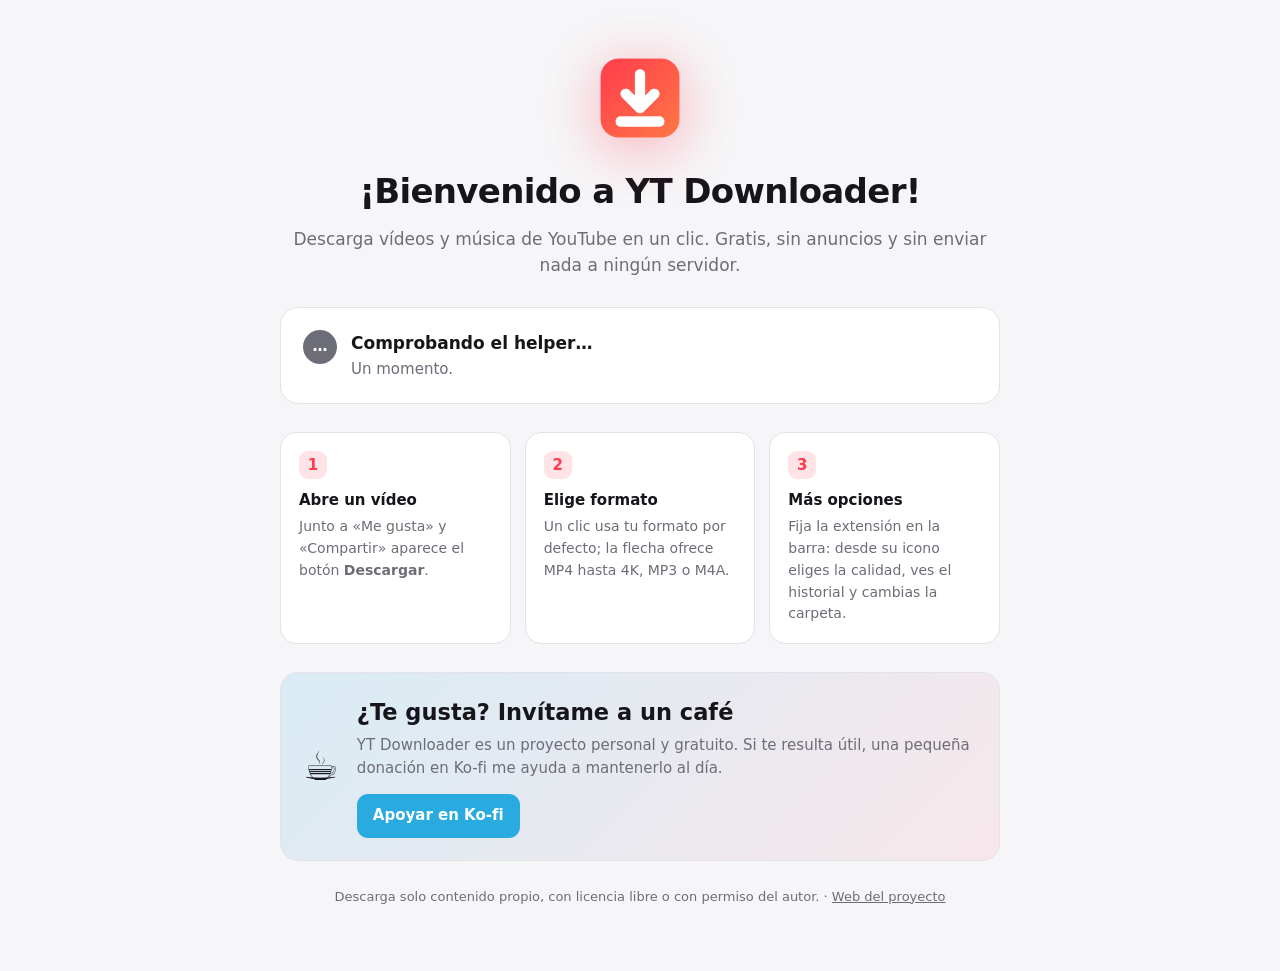
<file: extension/welcome.html>
<!doctype html>
<html lang="es">
<head>
  <meta charset="utf-8">
  <meta name="viewport" content="width=device-width, initial-scale=1">
  <title>Bienvenido a YT Downloader</title>
  <style>
    :root {
      --bg: #0f0f12; --surface: #18181d; --surface-2: #222229; --line: #2c2c35;
      --text: #f3f3f6; --muted: #9a9aa6; --accent: #ff3b4e; --accent-2: #ff7a45; --ok: #2fd27e; --kofi: #29abe0;
      color-scheme: dark;
    }
    @media (prefers-color-scheme: light) {
      :root { --bg: #f6f6f8; --surface: #fff; --surface-2: #efeff3; --line: #e2e2e8; --text: #15151a; --muted: #6d6d78; color-scheme: light; }
    }
    * { box-sizing: border-box; margin: 0; }
    body { background: var(--bg); color: var(--text); font: 15px/1.55 "Segoe UI Variable Text", "Segoe UI", Inter, system-ui, -apple-system, sans-serif; -webkit-font-smoothing: antialiased; }
    main { max-width: 760px; margin: 0 auto; padding: 56px 20px 64px; }
    .hero { text-align: center; }
    .hero img { width: 84px; height: 84px; filter: drop-shadow(0 10px 30px rgba(255, 59, 78, .4)); }
    h1 { margin-top: 18px; font-size: 34px; letter-spacing: -.02em; }
    .lead { margin-top: 8px; color: var(--muted); font-size: 17px; }
    .card { margin-top: 28px; padding: 22px; border-radius: 18px; background: var(--surface); border: 1px solid var(--line); }
    .status { display: flex; gap: 14px; align-items: flex-start; }
    .dot { flex: none; width: 34px; height: 34px; display: grid; place-items: center; border-radius: 50%; font-weight: 800; color: #fff; background: var(--muted); }
    .ok .dot { background: var(--ok); }
    .bad .dot { background: var(--accent); }
    .status h2 { font-size: 17px; }
    .status p { color: var(--muted); margin-top: 2px; }
    code { display: block; margin-top: 12px; padding: 12px 14px; border-radius: 10px; background: var(--surface-2); font: 13px/1.5 Consolas, ui-monospace, monospace; word-break: break-all; user-select: all; }
    .btn { display: inline-flex; align-items: center; gap: 8px; margin-top: 14px; padding: 10px 16px; border: 0; border-radius: 11px; font: inherit; font-weight: 600; color: #fff; text-decoration: none; cursor: pointer; background: linear-gradient(135deg, var(--accent), var(--accent-2)); }
    .btn.ghost { color: var(--text); background: var(--surface-2); border: 1px solid var(--line); }
    .btn.kofi { background: var(--kofi); }
    .steps { display: grid; grid-template-columns: repeat(auto-fit, minmax(210px, 1fr)); gap: 14px; margin-top: 28px; }
    .step { padding: 18px; border-radius: 16px; background: var(--surface); border: 1px solid var(--line); }
    .step b { display: grid; place-items: center; width: 28px; height: 28px; margin-bottom: 10px; border-radius: 9px; background: rgba(255, 59, 78, .14); color: var(--accent); }
    .step h3 { font-size: 15px; }
    .step p { margin-top: 4px; color: var(--muted); font-size: 14px; }
    .kofi-box { display: flex; gap: 18px; align-items: center; background: linear-gradient(135deg, rgba(41, 171, 224, .14), rgba(255, 59, 78, .08)); }
    .kofi-box .cup { flex: none; font-size: 40px; }
    .kofi-box p { color: var(--muted); margin-top: 4px; }
    .fine { margin-top: 26px; text-align: center; color: var(--muted); font-size: 13px; }
    [hidden] { display: none !important; }
  </style>
</head>
<body>
  <main>
    <section class="hero">
      <img src="icons/128.png" alt="">
      <h1>¡Bienvenido a YT Downloader!</h1>
      <p class="lead">Descarga vídeos y música de YouTube en un clic. Gratis, sin anuncios y sin enviar nada a ningún servidor.</p>
    </section>

    <section class="card status" id="status">
      <div class="dot" id="status-dot">…</div>
      <div>
        <h2 id="status-title">Comprobando el helper…</h2>
        <p id="status-text">Un momento.</p>
        <div id="install" hidden>
          <p id="install-win" hidden>Descarga el instalador para Windows y ábrelo con doble clic. Si Windows muestra «Windows protegió tu PC», pulsa <b>Más información → Ejecutar de todos modos</b>.</p>
          <p id="install-unix" hidden>Abre la <b>Terminal</b> y pega este comando:</p>
          <code id="install-cmd" hidden></code>
          <a class="btn" id="install-link" target="_blank">Descargar el instalador</a>
          <button class="btn ghost" id="copy" hidden>Copiar comando</button>
          <button class="btn ghost" id="recheck">Ya lo he instalado</button>
        </div>
      </div>
    </section>

    <section class="steps">
      <div class="step"><b>1</b><h3>Abre un vídeo</h3><p>Junto a «Me gusta» y «Compartir» aparece el botón <strong>Descargar</strong>.</p></div>
      <div class="step"><b>2</b><h3>Elige formato</h3><p>Un clic usa tu formato por defecto; la flecha ofrece MP4 hasta 4K, MP3 o M4A.</p></div>
      <div class="step"><b>3</b><h3>Más opciones</h3><p>Fija la extensión en la barra: desde su icono eliges la calidad, ves el historial y cambias la carpeta.</p></div>
    </section>

    <section class="card kofi-box">
      <div class="cup">☕</div>
      <div>
        <h2>¿Te gusta? Invítame a un café</h2>
        <p>YT Downloader es un proyecto personal y gratuito. Si te resulta útil, una pequeña donación en Ko-fi me ayuda a mantenerlo al día.</p>
        <a class="btn kofi kofi-link" target="_blank">Apoyar en Ko-fi</a>
      </div>
    </section>

    <p class="fine">Descarga solo contenido propio, con licencia libre o con permiso del autor. · <a id="site-link" target="_blank" style="color:inherit">Web del proyecto</a></p>
  </main>
  <script src="config.js"></script>
  <script src="welcome.js"></script>
</body>
</html>
</file>
<file: extension/popup.css>
:root {
  --bg: #0f0f12;
  --surface: #18181d;
  --surface-2: #222229;
  --line: #2c2c35;
  --text: #f3f3f6;
  --muted: #9a9aa6;
  --accent: #ff3b4e;
  --accent-2: #ff7a45;
  --accent-soft: rgba(255, 59, 78, .14);
  --ok: #2fd27e;
  --radius: 14px;
  --shadow: 0 8px 24px rgba(0, 0, 0, .35);
  color-scheme: dark;
}
@media (prefers-color-scheme: light) {
  :root {
    --bg: #f6f6f8;
    --surface: #ffffff;
    --surface-2: #efeff3;
    --line: #e2e2e8;
    --text: #15151a;
    --muted: #6d6d78;
    --accent-soft: rgba(255, 59, 78, .1);
    --shadow: 0 6px 20px rgba(20, 20, 40, .08);
    color-scheme: light;
  }
}

* { box-sizing: border-box; margin: 0; }
html, body { width: 380px; }
body {
  min-height: 200px;
  max-height: 600px;
  background: var(--bg);
  color: var(--text);
  font: 13px/1.45 "Segoe UI Variable Text", "Segoe UI", Inter, system-ui, sans-serif;
  -webkit-font-smoothing: antialiased;
  overflow-y: auto;
}
button { font: inherit; color: inherit; cursor: pointer; border: 0; background: none; }
svg { width: 18px; height: 18px; fill: none; stroke: currentColor; stroke-width: 2; stroke-linecap: round; stroke-linejoin: round; flex: none; }
[hidden] { display: none !important; }
.muted { color: var(--muted); }
.small { font-size: 12px; }
.tiny { font-size: 11px; margin-top: 14px; text-align: center; }
.center { text-align: center; }
.pad { padding: 28px 0; }
.error { color: var(--accent); margin-top: 8px; text-align: center; }
.row { display: flex; gap: 8px; margin-top: 10px; }

/* ---------- header ---------- */
.top {
  position: sticky; top: 0; z-index: 5;
  display: flex; align-items: center; justify-content: space-between;
  padding: 12px 14px;
  background: color-mix(in srgb, var(--bg) 86%, transparent);
  backdrop-filter: blur(10px);
  border-bottom: 1px solid var(--line);
}
.brand { display: flex; align-items: center; gap: 8px; font-weight: 700; font-size: 14px; letter-spacing: -.01em; }
.tabs { display: flex; gap: 2px; padding: 3px; background: var(--surface-2); border-radius: 10px; }
.tab { width: 32px; height: 28px; display: grid; place-items: center; border-radius: 8px; color: var(--muted); transition: .2s; }
.tab svg { width: 16px; height: 16px; }
.tab:hover { color: var(--text); }
.tab.active { background: var(--surface); color: var(--accent); box-shadow: 0 1px 3px rgba(0,0,0,.2); }

.view { display: none; padding: 14px; animation: fade .25s ease; }
.view.active { display: block; }
@keyframes fade { from { opacity: 0; transform: translateY(4px); } }

/* ---------- buttons ---------- */
.btn { display: inline-flex; align-items: center; justify-content: center; gap: 8px; border-radius: 10px; font-weight: 600; transition: transform .1s, filter .2s, background .2s; }
.btn:active { transform: scale(.98); }
.btn.small { padding: 6px 12px; font-size: 12px; }
.btn.ghost { background: var(--surface-2); border: 1px solid var(--line); }
.btn.ghost:hover { border-color: var(--muted); }
.btn.link { color: var(--muted); text-decoration: underline; }
.center-block { display: flex; margin: 8px auto 0; }
.btn.primary { color: #fff; background: linear-gradient(135deg, var(--accent), var(--accent-2)); box-shadow: 0 6px 18px rgba(255, 59, 78, .35); }
.btn.primary:hover { filter: brightness(1.08); }
.btn.big { width: 100%; height: 46px; font-size: 15px; margin-top: 14px; border-radius: 12px; }
.btn:disabled { opacity: .55; cursor: default; filter: grayscale(.3); }

/* ---------- video card ---------- */
.video-card { background: var(--surface); border: 1px solid var(--line); border-radius: var(--radius); overflow: hidden; box-shadow: var(--shadow); }
.thumb { position: relative; aspect-ratio: 16 / 9; background: var(--surface-2); }
.thumb img { width: 100%; height: 100%; object-fit: cover; display: block; opacity: 0; transition: opacity .3s; }
.thumb img.loaded { opacity: 1; }
.duration { position: absolute; right: 8px; bottom: 8px; padding: 2px 6px; border-radius: 6px; background: rgba(0,0,0,.78); color: #fff; font-size: 11px; font-weight: 600; }
.meta { padding: 10px 12px 12px; }
.title { font-size: 14px; font-weight: 650; line-height: 1.3; display: -webkit-box; -webkit-line-clamp: 2; -webkit-box-orient: vertical; overflow: hidden; }
.channel { margin-top: 2px; font-size: 12px; }

/* skeleton */
.skeleton { color: transparent !important; background: linear-gradient(90deg, var(--surface-2) 25%, var(--line) 50%, var(--surface-2) 75%); background-size: 200% 100%; animation: shimmer 1.2s infinite; border-radius: 6px; }
@keyframes shimmer { to { background-position: -200% 0; } }

/* ---------- segmented ---------- */
.segmented { position: relative; display: grid; grid-template-columns: 1fr 1fr; margin-top: 14px; padding: 4px; background: var(--surface-2); border-radius: 12px; }
.seg { position: relative; z-index: 1; display: flex; align-items: center; justify-content: center; gap: 6px; height: 34px; font-weight: 600; color: var(--muted); transition: color .2s; }
.seg svg { width: 16px; height: 16px; }
.seg.active { color: var(--text); }
.seg-thumb { position: absolute; top: 4px; left: 4px; width: calc(50% - 4px); height: 34px; border-radius: 9px; background: var(--surface); box-shadow: 0 2px 6px rgba(0,0,0,.25); transition: transform .28s cubic-bezier(.3,.8,.3,1); }
.segmented.audio .seg-thumb { transform: translateX(100%); }

/* ---------- chips ---------- */
.chips { display: grid; grid-template-columns: repeat(3, 1fr); gap: 8px; margin-top: 12px; }
.chip { position: relative; padding: 9px 6px; border-radius: 10px; border: 1.5px solid var(--line); background: var(--surface); text-align: center; transition: .15s; }
.chip:hover { border-color: var(--muted); }
.chip b { display: block; font-size: 13px; }
.chip small { display: block; font-size: 10.5px; color: var(--muted); }
.chip.active { border-color: var(--accent); background: var(--accent-soft); }
.chip.active b { color: var(--accent); }
.chip .tag { position: absolute; top: -7px; right: 6px; padding: 0 5px; border-radius: 5px; font-size: 9px; font-weight: 700; background: linear-gradient(135deg, var(--accent), var(--accent-2)); color: #fff; }
.chip.skeleton { height: 46px; border: 0; }

/* ---------- jobs ---------- */
.section-title { margin: 18px 0 8px; font-size: 11px; font-weight: 700; letter-spacing: .06em; text-transform: uppercase; color: var(--muted); }
.section-head { display: flex; align-items: center; justify-content: space-between; }
.section-head .section-title { margin: 0; }
#view-history .jobs { margin-top: 12px; }
.jobs { list-style: none; padding: 0; display: grid; gap: 8px; }
.job { display: grid; grid-template-columns: 64px 1fr auto; gap: 10px; align-items: center; padding: 8px; background: var(--surface); border: 1px solid var(--line); border-radius: 12px; animation: fade .25s ease; }
.job img { width: 64px; height: 36px; object-fit: cover; border-radius: 6px; background: var(--surface-2); }
.job-body { min-width: 0; }
.job-title { font-weight: 600; font-size: 12px; white-space: nowrap; overflow: hidden; text-overflow: ellipsis; }
.job-meta { font-size: 11px; color: var(--muted); display: flex; gap: 6px; align-items: center; white-space: nowrap; overflow: hidden; }
.job-meta .pill { padding: 0 5px; border-radius: 4px; background: var(--surface-2); font-weight: 600; }
.job-meta .ok { color: var(--ok); }
.job-meta .bad { color: var(--accent); overflow: hidden; text-overflow: ellipsis; }
.bar { height: 4px; margin-top: 6px; border-radius: 4px; background: var(--surface-2); overflow: hidden; }
.bar i { display: block; height: 100%; width: 0; border-radius: 4px; background: linear-gradient(90deg, var(--accent), var(--accent-2)); transition: width .3s ease; }
.bar.indeterminate i { width: 35%; animation: indet 1.1s infinite ease-in-out; }
@keyframes indet { from { transform: translateX(-100%); } to { transform: translateX(300%); } }
.icon-btn { width: 30px; height: 30px; display: grid; place-items: center; border-radius: 8px; color: var(--muted); transition: .15s; }
.icon-btn:hover { background: var(--surface-2); color: var(--text); }
.icon-btn svg { width: 16px; height: 16px; }

/* ---------- empty / notice ---------- */
.empty { text-align: center; padding: 22px 6px 8px; }
.empty-art { width: 76px; height: 76px; margin: 0 auto 12px; display: grid; place-items: center; border-radius: 22px; background: var(--accent-soft); color: var(--accent); }
.empty-art svg { width: 40px; height: 40px; stroke-width: 2.4; }
.empty h2 { font-size: 16px; font-weight: 700; }
.url-form { display: flex; gap: 6px; margin-top: 14px; }
input[type=url], select {
  flex: 1; width: 100%; height: 36px; padding: 0 10px; border-radius: 10px;
  border: 1px solid var(--line); background: var(--surface); color: var(--text); font: inherit; outline: none;
}
input[type=url]:focus, select:focus { border-color: var(--accent); box-shadow: 0 0 0 3px var(--accent-soft); }

.notice { display: flex; gap: 12px; padding: 14px; margin-bottom: 12px; border-radius: var(--radius); background: var(--accent-soft); border: 1px solid rgba(255, 59, 78, .35); }
.notice-icon { flex: none; width: 26px; height: 26px; display: grid; place-items: center; border-radius: 50%; background: var(--accent); color: #fff; font-weight: 800; }
.notice p { margin-top: 4px; }
.notice code { display: block; margin-top: 8px; padding: 8px; border-radius: 8px; background: var(--surface); font: 11px/1.4 Consolas, monospace; word-break: break-all; user-select: all; }

/* ---------- settings ---------- */
.field { margin-bottom: 14px; }
.field label { display: block; margin-bottom: 6px; font-size: 12px; font-weight: 600; color: var(--muted); }
.field.two { display: grid; grid-template-columns: 1fr 1fr; gap: 10px; }
.folder { display: flex; gap: 8px; align-items: center; padding: 6px 6px 6px 10px; border-radius: 10px; border: 1px solid var(--line); background: var(--surface); }
.path { flex: 1; min-width: 0; font-size: 12px; white-space: nowrap; overflow: hidden; text-overflow: ellipsis; direction: rtl; text-align: left; }
.switch-row { display: flex; align-items: center; justify-content: space-between; padding: 11px 0; border-top: 1px solid var(--line); cursor: pointer; font-weight: 500; }
.switch-row input { display: none; }
.switch { position: relative; width: 38px; height: 22px; border-radius: 11px; background: var(--line); transition: .2s; }
.switch::after { content: ""; position: absolute; top: 3px; left: 3px; width: 16px; height: 16px; border-radius: 50%; background: #fff; transition: .2s; box-shadow: 0 1px 3px rgba(0,0,0,.3); }
.switch-row input:checked + .switch { background: var(--accent); }
.switch-row input:checked + .switch::after { transform: translateX(16px); }
.about { display: flex; align-items: center; justify-content: space-between; gap: 10px; padding: 12px; margin-top: 4px; border-radius: 12px; background: var(--surface); border: 1px solid var(--line); }

/* ---------- toast ---------- */
.toast { position: fixed; left: 50%; bottom: 14px; transform: translateX(-50%); padding: 8px 14px; border-radius: 10px; background: var(--text); color: var(--bg); font-weight: 600; font-size: 12px; box-shadow: var(--shadow); animation: fade .2s ease; white-space: nowrap; }

/* ---------- links / Ko-fi ---------- */
a { color: inherit; }
a.btn { text-decoration: none; }
.btn.kofi { color: #fff; background: #29abe0; box-shadow: 0 4px 14px rgba(41, 171, 224, .3); }
.btn.kofi:hover { filter: brightness(1.08); }
.kofi-card { position: relative; display: flex; gap: 12px; margin-top: 16px; padding: 14px; border-radius: var(--radius); background: var(--surface); border: 1px solid var(--line); box-shadow: var(--shadow); animation: fade .3s ease; }
.kofi-card p { margin: 3px 0 10px; }
.kofi-card .close { position: absolute; top: 6px; right: 6px; width: 26px; height: 26px; }
.kofi-cup { flex: none; width: 40px; height: 40px; display: grid; place-items: center; border-radius: 12px; background: rgba(41, 171, 224, .15); font-size: 20px; }
.foot { display: flex; justify-content: center; gap: 6px; margin-top: 16px; font-size: 11.5px; color: var(--muted); }
.foot a { color: var(--muted); text-decoration: none; cursor: pointer; }
.foot a:hover { color: var(--text); text-decoration: underline; }
.support { display: flex; align-items: center; justify-content: space-between; gap: 10px; padding: 12px; margin-top: 10px; border-radius: 12px; background: linear-gradient(135deg, rgba(41, 171, 224, .12), rgba(255, 59, 78, .08)); border: 1px solid var(--line); }
.support .btn { flex: none; }
input.path { border: 0; background: transparent; color: var(--text); font: inherit; font-size: 12px; outline: none; direction: ltr; padding: 0; height: 26px; }
input.path::placeholder { color: var(--muted); }
.folder:focus-within { border-color: var(--accent); box-shadow: 0 0 0 3px var(--accent-soft); }
.notice .btn.primary { box-shadow: none; }
</file>
